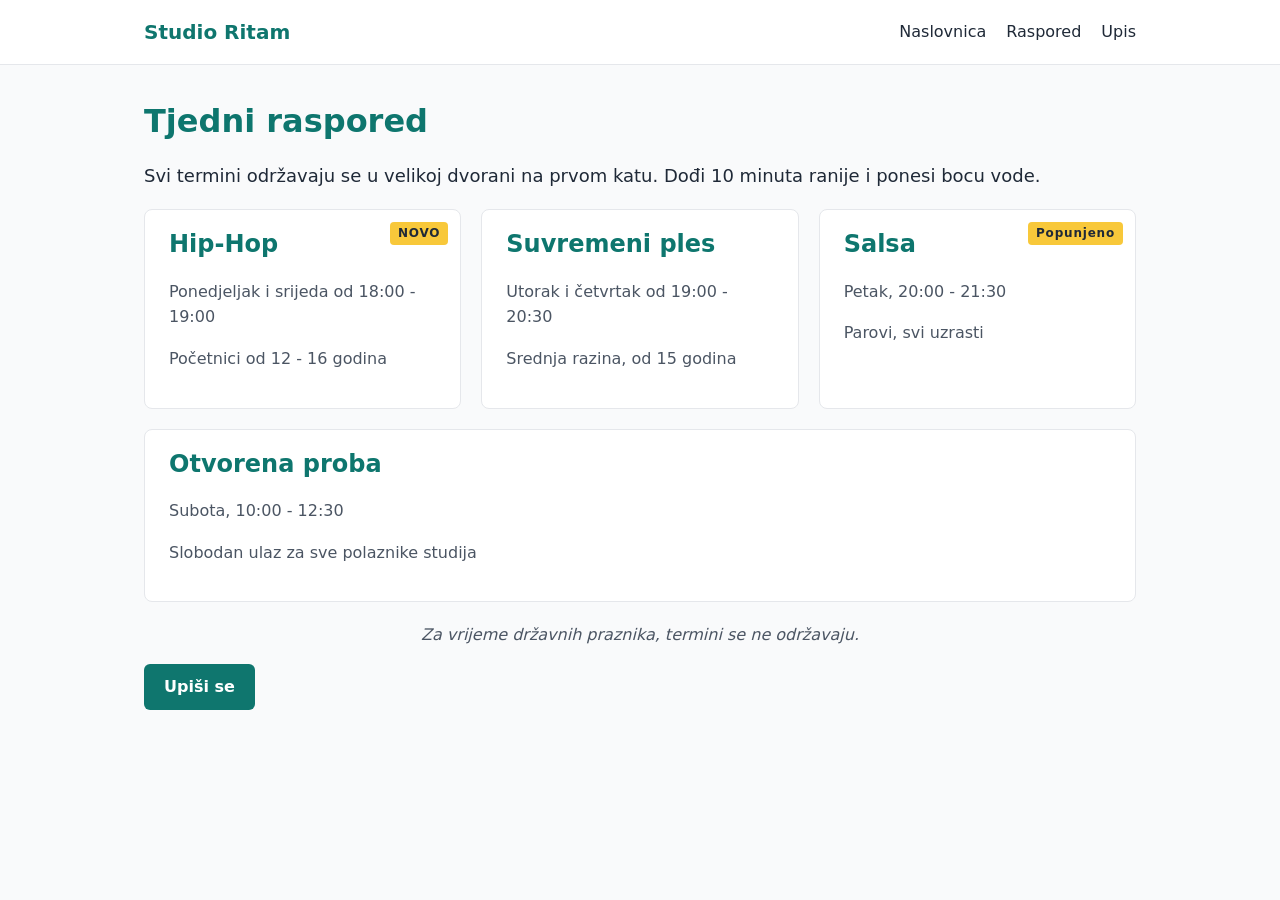
<file: schedule.html>
<!DOCTYPE html>
<html lang="hr">
<head>
    <meta charset="UTF-8">
    <meta name="viewport" content="width=device-width, initial-scale=1.0">
    <title>Raspored | Plesni studio Ritam</title>
    <link rel="stylesheet" href="css/style.css">
    <style>

    </style>
</head>
<body>

      <header class="site-header">
        <div class="wrapper header-bar">
            <a href="index.html" class="brand">Studio Ritam</a>
            <nav class="site-nav">
                <a href="index.html">Naslovnica</a>
                <a href="schedule.html">Raspored</a>
                <a href="enroll.html">Upis</a>
            </nav>
        </div>
    </header>

    <main class="wrapper">
        <h1>Tjedni raspored</h1>
        <p class="intro">
            Svi termini održavaju se u velikoj dvorani na prvom katu.
            Dođi 10 minuta ranije i ponesi bocu vode.
        </p>

        <div class="grid">
            <article class="card">
                <span class="badge">NOVO</span>
                <h2>Hip-Hop</h2>
                <p>Ponedjeljak i srijeda od 18:00 - 19:00</p>
                <p>Početnici od 12 - 16 godina</p>
            </article>
            <article class="card">
                <h2>Suvremeni ples</h2>
                <p>Utorak i četvrtak od 19:00 - 20:30</p>
                <p>Srednja razina, od 15 godina</p>
            </article>
                <article class="card">
                <span class="badge">Popunjeno</span>
                <h2>Salsa</h2>
                <p>Petak, 20:00 - 21:30</p>
                <p>Parovi, svi uzrasti</p>
            </article>
            <article class="card">
                <h2>Otvorena proba</h2>
                <p>Subota, 10:00 - 12:30</p>
                <p>Slobodan ulaz za sve polaznike studija</p>
            </article>
        </div>

        <p id="note">Za vrijeme državnih praznika, termini se ne održavaju.</p>

        <a href="enroll.html" class="button">Upiši se</a>
    </main>
    
</body>
</html>
</file>
<file: css/style.css>
* {
    box-sizing: border-box;
}

body {
    margin: 0;
    font-family: system-ui, Arial, sans-serif;
    font-size: 16px;
    line-height: 1.6;
    color: #1f2937;
    background-color: #f9fafb;
}

h1,
h2 {
    color: #0e766e;
    line-height: 1.2;
}

h1 {
    font-size: 2rem;
}

p {
    color: #4b5563;
}

.intro {
    font-size: 1.125rem;
    color: #1f2937;
}

#note {
    font-style: italic;
    text-align: center;
}

.wrapper {
    width: 100%;
    max-width: 1024px;
    margin: 0 auto;
    padding: 16px;
}

.card {
    padding: 20px 24px;
    background-color: white;
    border: 1px solid rgb(229 231 235);
    border-radius: 8px;
}

.card h2 {
    margin-top: 0;
    font-size: 1.25;
}

.button {
    display: inline-block;
    padding: 10px 20px;
    background-color: #0f766e;
    color: white;
    font-weight: 600;
    text-decoration: none;
    border-radius: 6px;
}

.site-header {
    background-color: white;
    border-bottom: 1px solid rgb(229 231 235);
}

.header-bar {
    display: flex;
    flex-wrap: wrap;
    justify-content: space-between;
    align-items: center;
    gap: 8px 20px;
}

.brand {
    font-size: 1.25rem;
    font-weight: 700;
    color: #0f766e;
    text-decoration: none;
}

.site-nav {
    display: flex;
    gap: 20px;
}

.site-nav a {
    color: #1f2937;
    text-decoration: none;
}

.grid {
    display: flex;
    flex-wrap: wrap;
    gap: 20px;
    margin-bottom: 20px;
}

.grid .card {
    flex: 1 1 260px;
}

.card {
    position: relative;
}

.badge {
    position: absolute;
    top: 12px;
    right: 12px;
    padding: 2px 8px;
    font-size: 0.75rem;
    font-weight: 700;
    letter-spacing: 0.05rem;
    background-color: hsl(45, 93%, 60%);
    border-radius: 4px;
}

.site-header {
    position: sticky;
    top: 0;
    z-index: 10;
}
</file>
